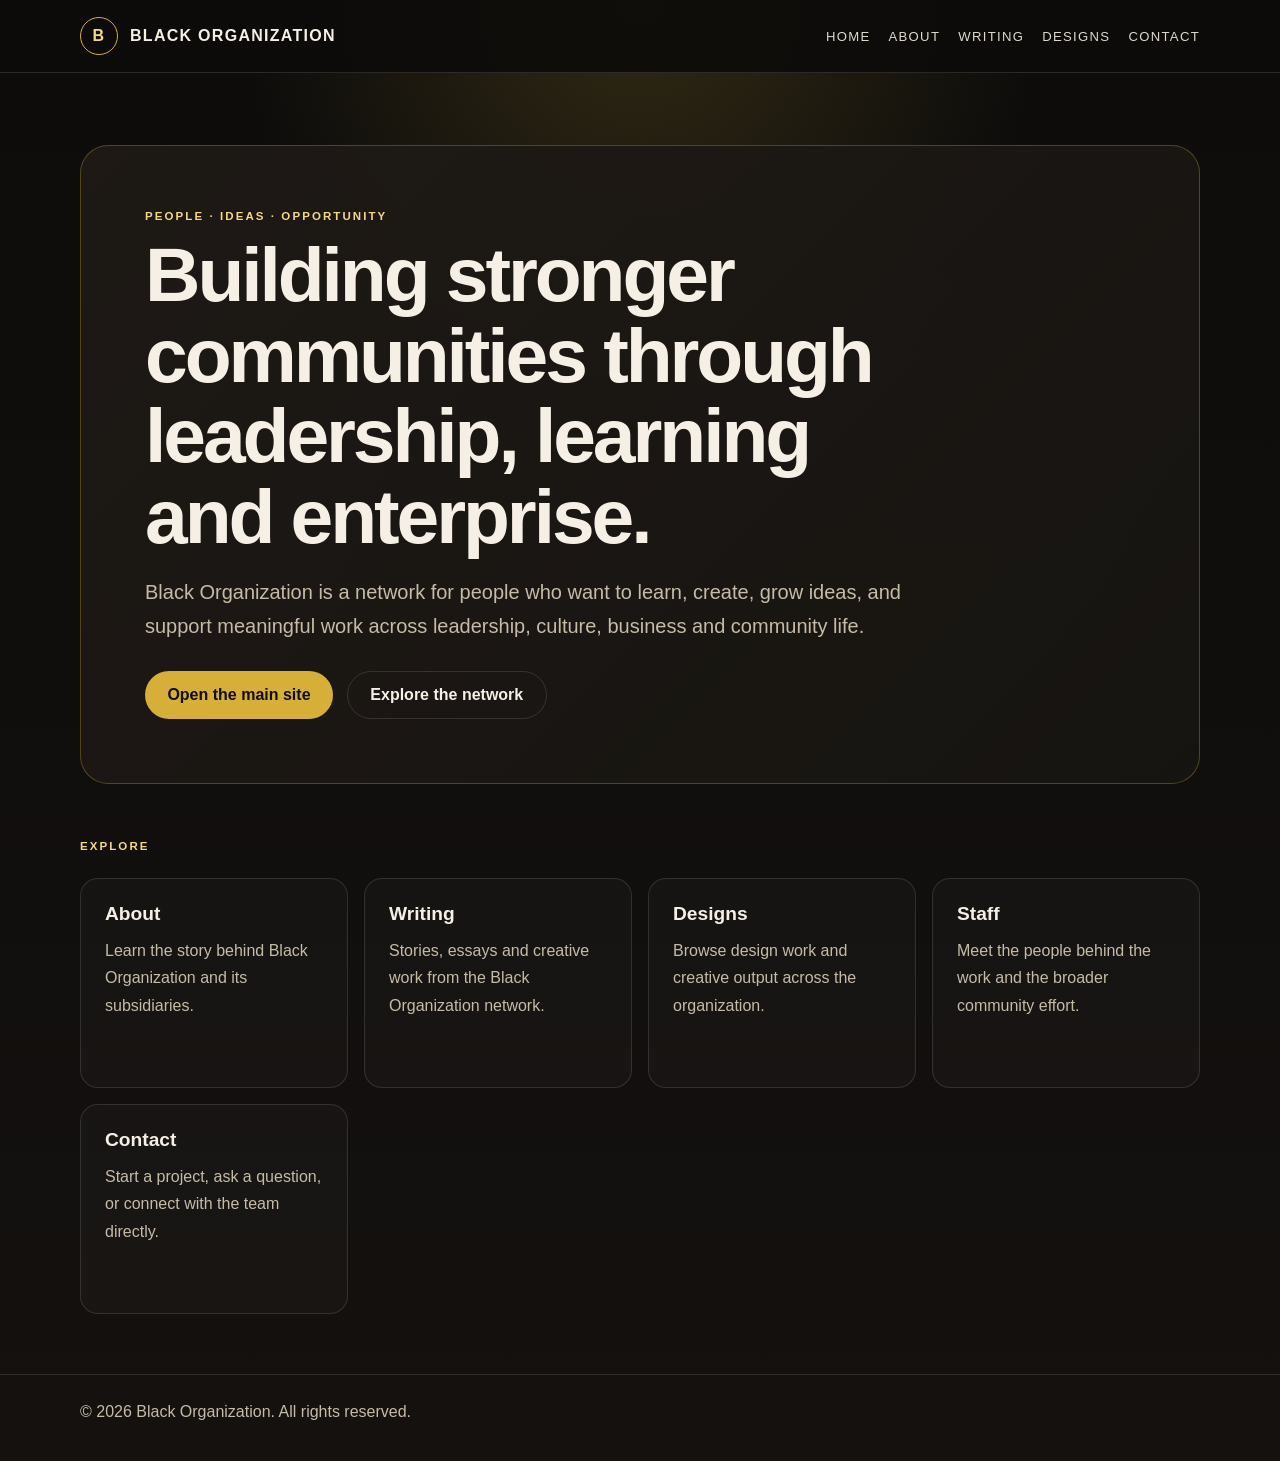
<file: index.html>
<!DOCTYPE html>
<html lang="en">
  <head>
    <meta charset="UTF-8" />
    <meta name="viewport" content="width=device-width, initial-scale=1.0" />
    <title>Black Organization</title>
    <meta
      name="description"
      content="Black Organization brings together leadership, education, creative work, culture and community opportunity."
    />
    <style>
      :root {
        --bg: #0d0c0b;
        --panel: #171512;
        --gold: #d6af39;
        --gold-soft: #f4d97d;
        --ivory: #f5efe5;
        --muted: #c6bba8;
        --line: rgba(255,255,255,0.12);
      }
      * { box-sizing: border-box; }
      body {
        margin: 0;
        min-height: 100vh;
        background: radial-gradient(circle at top, rgba(214,175,57,0.18), transparent 25%),
          linear-gradient(180deg, #0d0c0b 0%, #14110f 100%);
        color: var(--ivory);
        font-family: Arial, Helvetica, sans-serif;
      }
      a { color: inherit; text-decoration: none; }
      .wrap {
        width: min(1120px, calc(100% - 32px));
        margin: 0 auto;
      }
      .topbar {
        border-bottom: 1px solid var(--line);
        background: rgba(13, 12, 11, 0.9);
        position: sticky;
        top: 0;
        z-index: 10;
      }
      .nav {
        display: flex;
        align-items: center;
        justify-content: space-between;
        gap: 20px;
        min-height: 72px;
      }
      .brand {
        display: inline-flex;
        align-items: center;
        gap: 12px;
        font-weight: 700;
        letter-spacing: 0.08em;
        text-transform: uppercase;
      }
      .brand-mark {
        display: inline-grid;
        place-items: center;
        width: 38px;
        height: 38px;
        border: 1px solid var(--gold);
        border-radius: 50%;
        color: var(--gold-soft);
      }
      .links {
        display: flex;
        flex-wrap: wrap;
        gap: 18px;
        font-size: 0.82rem;
        letter-spacing: 0.1em;
        text-transform: uppercase;
        opacity: 0.9;
      }
      .cta,
      .secondary {
        display: inline-flex;
        align-items: center;
        justify-content: center;
        padding: 0.9rem 1.4rem;
        border-radius: 999px;
        font-weight: 700;
      }
      .cta {
        background: var(--gold);
        color: #120f0c;
      }
      .secondary {
        border: 1px solid var(--line);
        color: var(--ivory);
      }
      .hero {
        padding: 72px 0 42px;
      }
      .hero-shell {
        background: linear-gradient(135deg, rgba(31,26,22,0.95), rgba(23,21,18,0.92));
        border: 1px solid rgba(214,175,57,0.3);
        border-radius: 28px;
        padding: clamp(28px, 5vw, 68px);
      }
      .eyebrow {
        margin: 0 0 12px;
        color: var(--gold-soft);
        letter-spacing: 0.18em;
        text-transform: uppercase;
        font-size: 0.72rem;
        font-weight: 700;
      }
      h1 {
        margin: 0 0 18px;
        font-size: clamp(2.7rem, 6vw, 5rem);
        line-height: 1.05;
        letter-spacing: -0.04em;
        max-width: 760px;
      }
      .lead {
        margin: 0;
        max-width: 760px;
        color: var(--muted);
        font-size: clamp(1.1rem, 2vw, 1.25rem);
        line-height: 1.7;
      }
      .hero-actions {
        display: flex;
        flex-wrap: wrap;
        gap: 14px;
        margin-top: 28px;
      }
      .grid {
        display: grid;
        grid-template-columns: repeat(auto-fit, minmax(220px, 1fr));
        gap: 16px;
        padding: 14px 0 30px;
      }
      .card {
        background: rgba(255,255,255,0.025);
        border: 1px solid var(--line);
        border-radius: 18px;
        padding: 24px;
        min-height: 210px;
      }
      .card h3 {
        margin: 0 0 12px;
        font-size: 1.2rem;
      }
      .card p {
        margin: 0;
        color: var(--muted);
        line-height: 1.7;
      }
      .section {
        padding: 14px 0 30px;
      }
      footer {
        border-top: 1px solid var(--line);
        padding: 28px 0 40px;
        color: var(--muted);
      }
      @media (max-width: 760px) {
        .nav {
          flex-direction: column;
          align-items: flex-start;
          justify-content: center;
          padding: 16px 0;
        }
        .links {
          gap: 12px 14px;
        }
      }
    </style>
  </head>
  <body>
    <header class="topbar">
      <div class="wrap nav">
        <a class="brand" href="./" aria-label="Black Organization home">
          <span class="brand-mark">B</span>
          <span>Black Organization</span>
        </a>
        <nav class="links" aria-label="Main navigation">
          <a href="./">Home</a>
          <a href="./black-organization/about/">About</a>
          <a href="./black-organization/writing/">Writing</a>
          <a href="./black-organization/designs/">Designs</a>
          <a href="./black-organization/contact/">Contact</a>
        </nav>
      </div>
    </header>

    <main class="wrap">
      <section class="hero">
        <div class="hero-shell">
          <p class="eyebrow">People · Ideas · Opportunity</p>
          <h1>Building stronger communities through leadership, learning and enterprise.</h1>
          <p class="lead">
            Black Organization is a network for people who want to learn, create, grow ideas,
            and support meaningful work across leadership, culture, business and community life.
          </p>
          <div class="hero-actions">
            <a class="cta" href="./black-organization/">Open the main site</a>
            <a class="secondary" href="./black-organization/#ecosystem">Explore the network</a>
          </div>
        </div>
      </section>

      <section class="section" aria-labelledby="portal-title">
        <p class="eyebrow" id="portal-title">Explore</p>
        <div class="grid">
          <article class="card">
            <h3><a href="./black-organization/about/">About</a></h3>
            <p>Learn the story behind Black Organization and its subsidiaries.</p>
          </article>
          <article class="card">
            <h3><a href="./black-organization/writing/">Writing</a></h3>
            <p>Stories, essays and creative work from the Black Organization network.</p>
          </article>
          <article class="card">
            <h3><a href="./black-organization/designs/">Designs</a></h3>
            <p>Browse design work and creative output across the organization.</p>
          </article>
          <article class="card">
            <h3><a href="./black-organization/staff/">Staff</a></h3>
            <p>Meet the people behind the work and the broader community effort.</p>
          </article>
          <article class="card">
            <h3><a href="./black-organization/contact/">Contact</a></h3>
            <p>Start a project, ask a question, or connect with the team directly.</p>
          </article>
        </div>
      </section>
    </main>

    <footer>
      <div class="wrap">
        © 2026 Black Organization. All rights reserved.
      </div>
    </footer>
  </body>
</html>
</file>
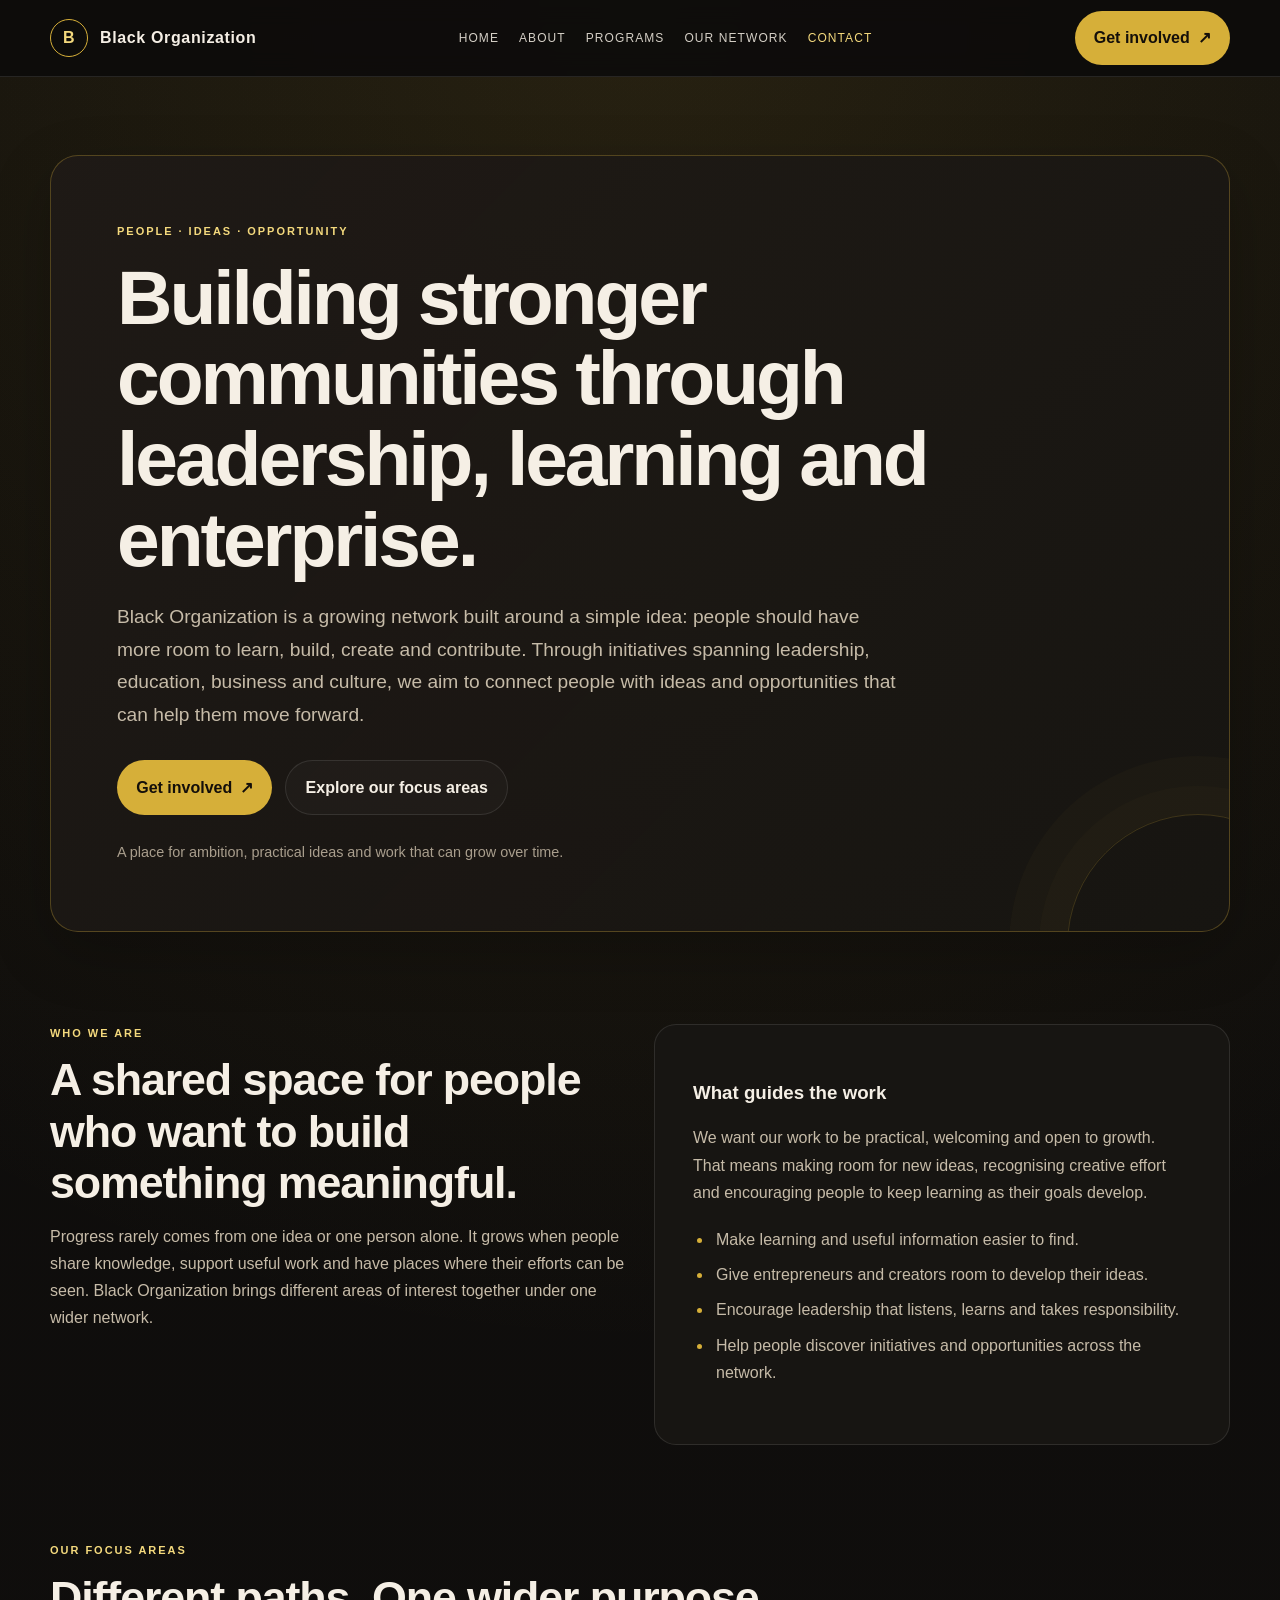
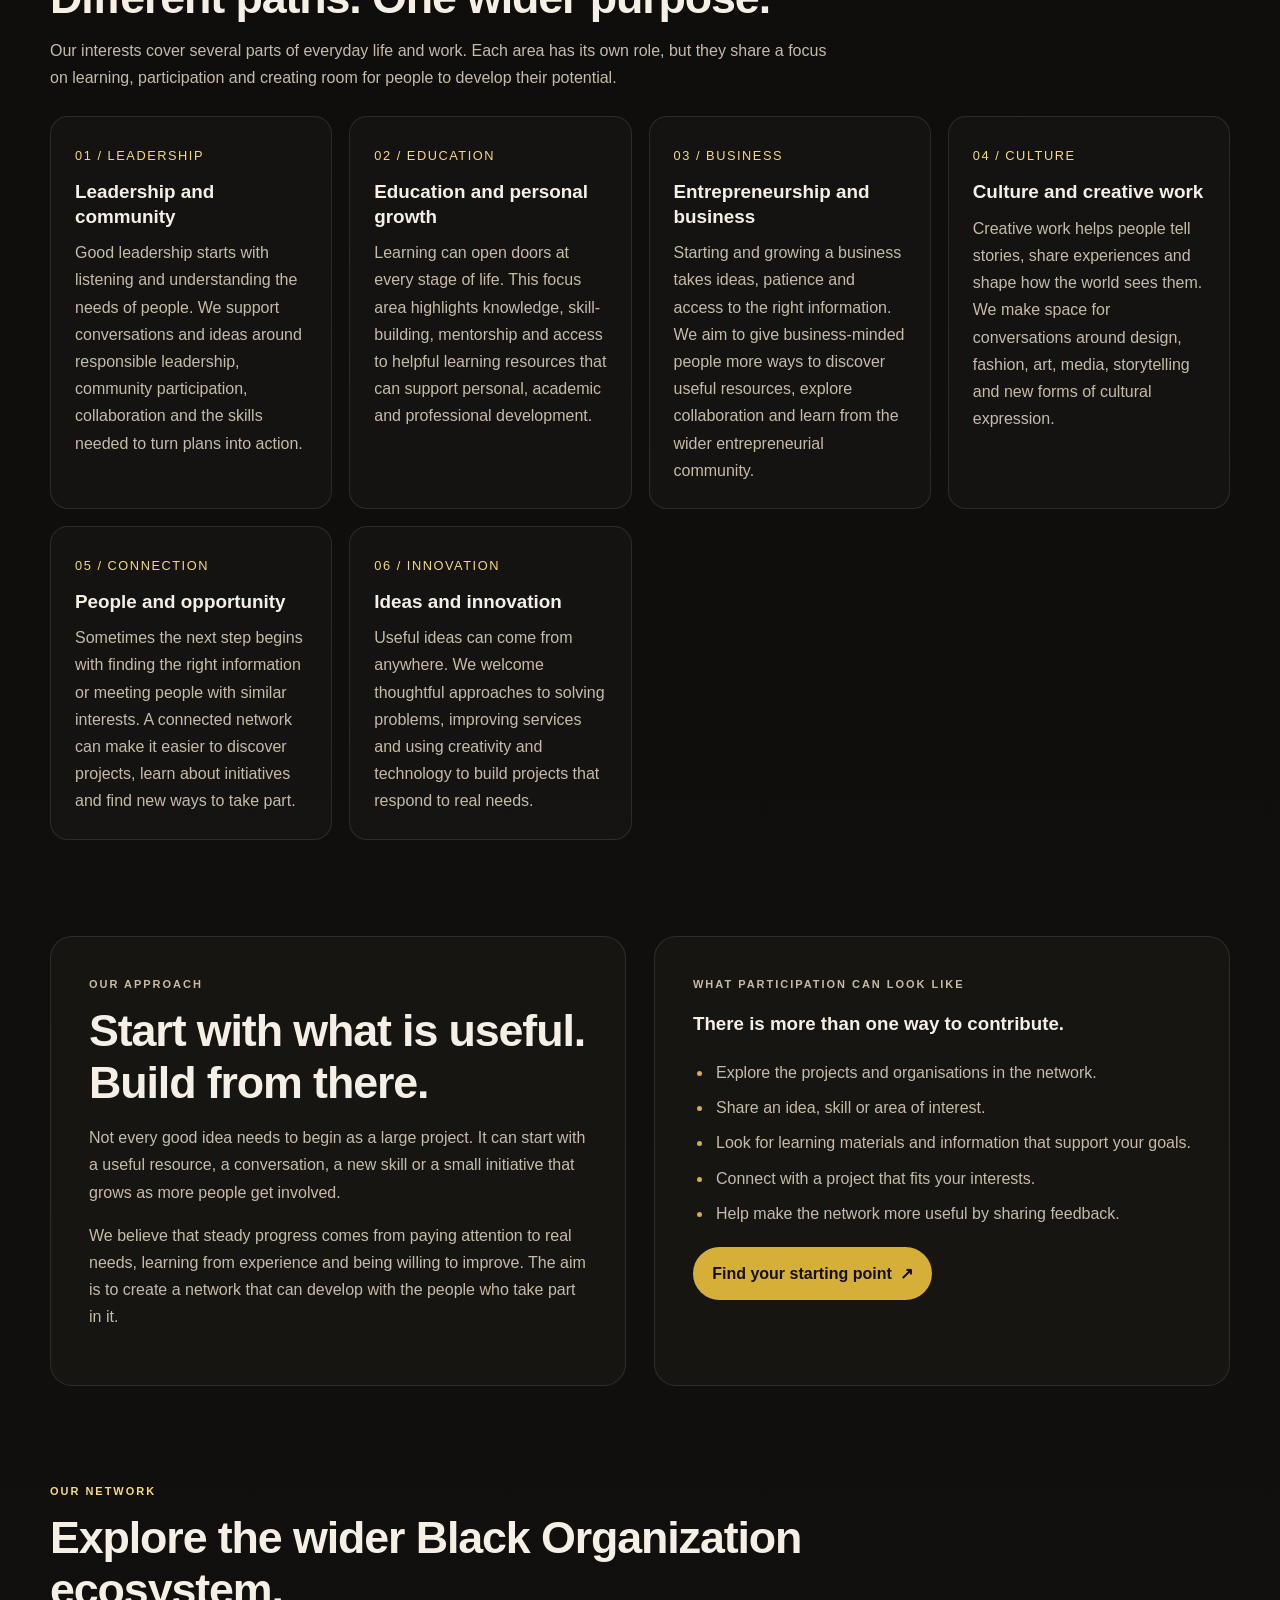
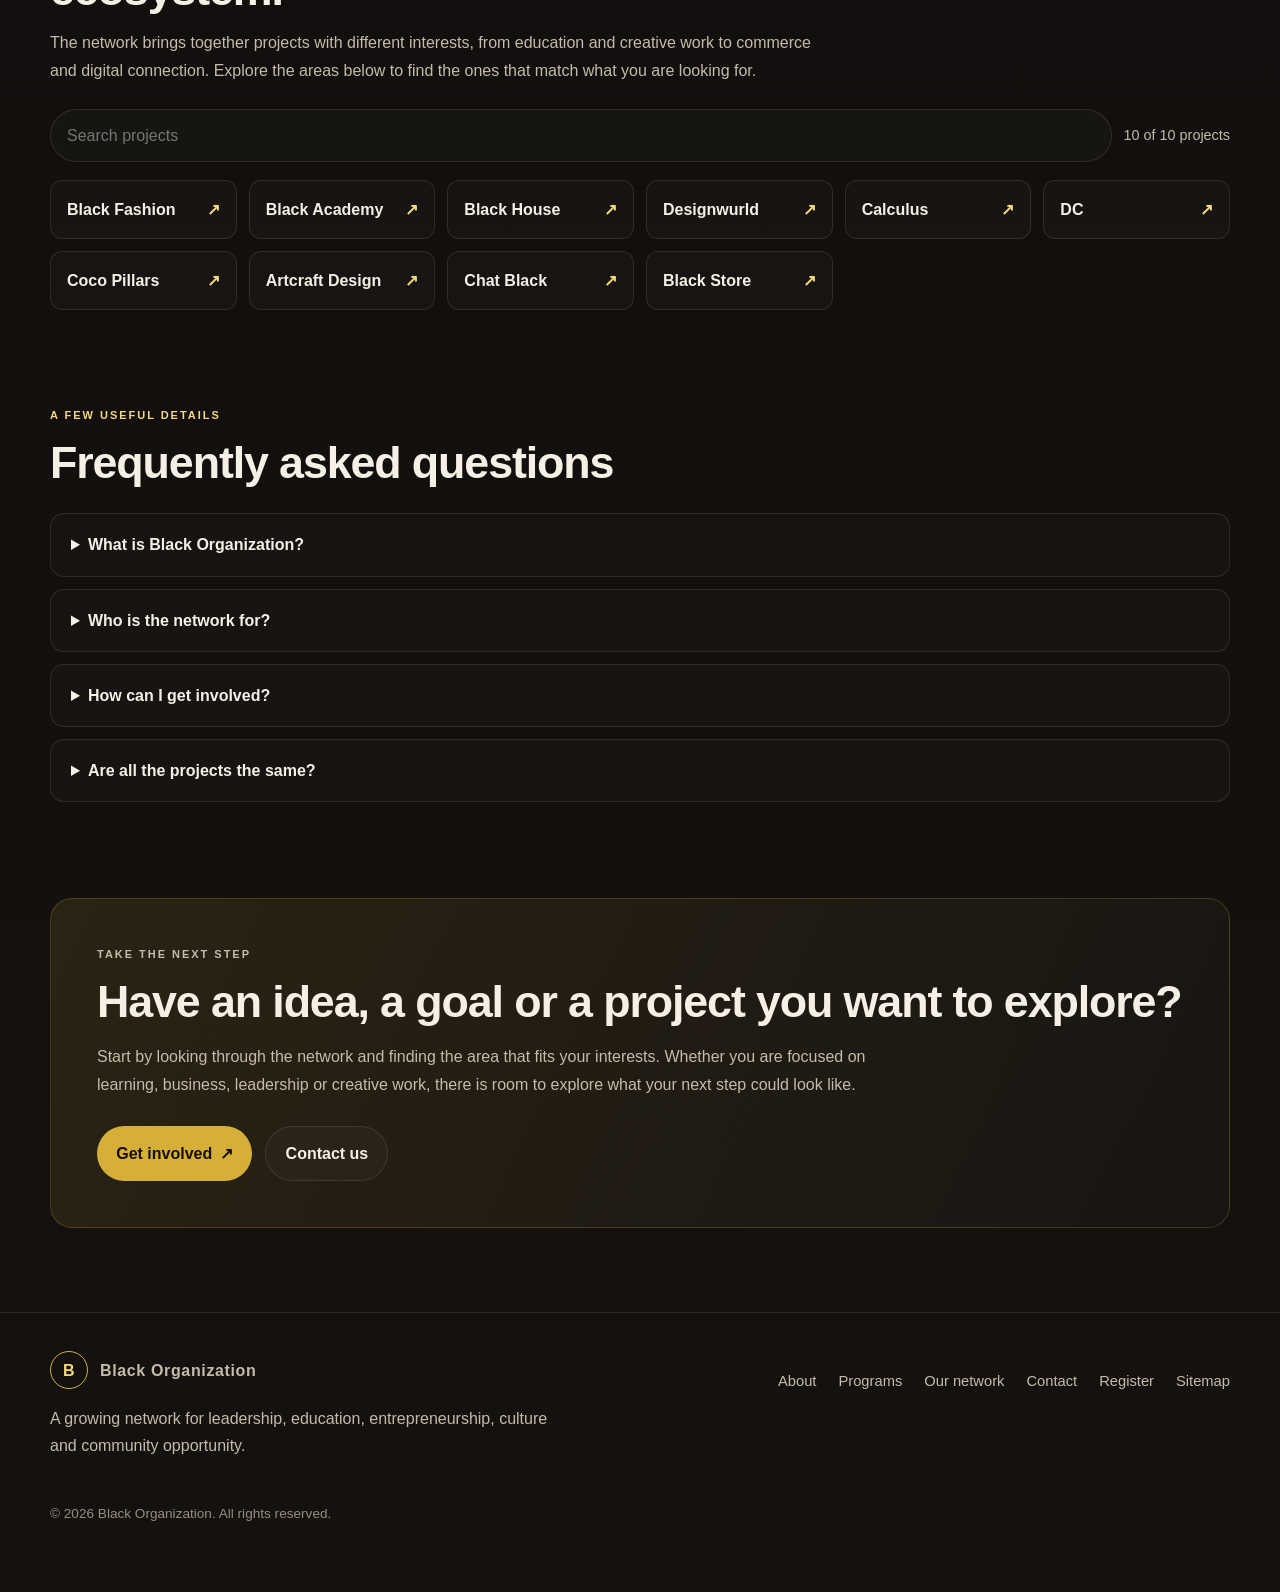
<file: black-organization/index.html>
<!DOCTYPE html>
<html lang="en">
<head>
  <meta charset="UTF-8">
  <meta name="viewport" content="width=device-width, initial-scale=1">
  <title>Black Organization | Leadership, Education, Business & Culture</title>
  <meta name="description" content="Explore Black Organization, a growing network focused on Black leadership, education, entrepreneurship, creative culture, business development and community opportunity.">
  <meta name="keywords" content="Black Organization, Black community, Black leadership, Black empowerment, Black-owned businesses, entrepreneurship, business development, education opportunities, mentorship, creative industries, Black culture, community development, leadership development, African entrepreneurs, Black businesses, youth opportunities, cultural innovation">
  <meta name="author" content="Black Organization">
  <meta name="robots" content="index, follow, max-image-preview:large, max-snippet:-1, max-video-preview:-1">
  <meta name="theme-color" content="#0d0c0b">
  <link rel="canonical" href="https://blackorganization.org/">

  <meta property="og:type" content="website">
  <meta property="og:title" content="Black Organization | Leadership, Education, Business & Culture">
  <meta property="og:description" content="A growing network bringing people, ideas, learning, business and culture together to create more opportunities for Black communities.">
  <meta property="og:url" content="https://blackorganization.org/">
  <meta property="og:site_name" content="Black Organization">
  <meta property="og:locale" content="en_US">
  <meta name="twitter:card" content="summary">
  <meta name="twitter:title" content="Black Organization | Leadership, Education, Business & Culture">
  <meta name="twitter:description" content="Discover work across leadership, education, entrepreneurship, creative culture and community opportunity.">

  <script type="application/ld+json">
  {
    "@context": "https://schema.org",
    "@type": "Organization",
    "name": "Black Organization",
    "url": "https://blackorganization.org/",
    "description": "Black Organization brings together initiatives focused on leadership, education, entrepreneurship, business development, culture and community opportunity.",
    "foundingDate": "2026",
    "areaServed": "Worldwide"
  }
  </script>
  <script type="application/ld+json">
  {
    "@context": "https://schema.org",
    "@type": "WebSite",
    "name": "Black Organization",
    "url": "https://blackorganization.org/",
    "inLanguage": "en"
  }
  </script>

  <link rel="stylesheet" href="index.css">
</head>
<body>
  <a class="skip-link" href="#main-content">Skip to content</a>
  <header class="topbar">
    <div class="wrap nav">
      <a class="brand" href="/" aria-label="Black Organization home">
        <span class="brand-mark" aria-hidden="true">B</span>
        <span>Black Organization</span>
      </a>
      <nav class="nav-links" aria-label="Main navigation">
        <a href="/">Home</a>
        <a href="/about">About</a>
        <a href="/programs">Programs</a>
        <a href="#ecosystem">Our network</a>
        <a href="#contact">Contact</a>
      </nav>
      <a class="cta" href="/register">Get involved <span aria-hidden="true">↗</span></a>
    </div>
  </header>

  <main class="wrap" id="main-content">
    <section class="hero" aria-labelledby="page-title">
      <div class="hero-shell">
        <p class="eyebrow">People · Ideas · Opportunity</p>
        <h1 id="page-title">Building stronger communities through leadership, learning and enterprise.</h1>
        <p class="lead">Black Organization is a growing network built around a simple idea: people should have more room to learn, build, create and contribute. Through initiatives spanning leadership, education, business and culture, we aim to connect people with ideas and opportunities that can help them move forward.</p>
        <div class="hero-actions">
          <a class="cta" href="/register">Get involved <span aria-hidden="true">↗</span></a>
          <a class="secondary" href="#focus-areas">Explore our focus areas</a>
        </div>
        <p class="hero-note">A place for ambition, practical ideas and work that can grow over time.</p>
      </div>
    </section>

    <section class="section" id="about" aria-labelledby="about-title">
      <div class="split">
        <div class="section-header">
          <p class="eyebrow">Who we are</p>
          <h2 id="about-title">A shared space for people who want to build something meaningful.</h2>
          <p class="section-intro">Progress rarely comes from one idea or one person alone. It grows when people share knowledge, support useful work and have places where their efforts can be seen. Black Organization brings different areas of interest together under one wider network.</p>
        </div>
        <div class="feature-panel">
          <h3>What guides the work</h3>
          <p>We want our work to be practical, welcoming and open to growth. That means making room for new ideas, recognising creative effort and encouraging people to keep learning as their goals develop.</p>
          <ul class="check-list">
            <li>Make learning and useful information easier to find.</li>
            <li>Give entrepreneurs and creators room to develop their ideas.</li>
            <li>Encourage leadership that listens, learns and takes responsibility.</li>
            <li>Help people discover initiatives and opportunities across the network.</li>
          </ul>
        </div>
      </div>
    </section>

    <section class="section" id="focus-areas" aria-labelledby="focus-title">
      <div class="section-header">
        <p class="eyebrow">Our focus areas</p>
        <h2 id="focus-title">Different paths. One wider purpose.</h2>
        <p class="section-intro">Our interests cover several parts of everyday life and work. Each area has its own role, but they share a focus on learning, participation and creating room for people to develop their potential.</p>
      </div>
      <div class="grid">
        <article class="card">
          <span class="card-number">01 / LEADERSHIP</span>
          <h3>Leadership and community</h3>
          <p>Good leadership starts with listening and understanding the needs of people. We support conversations and ideas around responsible leadership, community participation, collaboration and the skills needed to turn plans into action.</p>
        </article>
        <article class="card">
          <span class="card-number">02 / EDUCATION</span>
          <h3>Education and personal growth</h3>
          <p>Learning can open doors at every stage of life. This focus area highlights knowledge, skill-building, mentorship and access to helpful learning resources that can support personal, academic and professional development.</p>
        </article>
        <article class="card">
          <span class="card-number">03 / BUSINESS</span>
          <h3>Entrepreneurship and business</h3>
          <p>Starting and growing a business takes ideas, patience and access to the right information. We aim to give business-minded people more ways to discover useful resources, explore collaboration and learn from the wider entrepreneurial community.</p>
        </article>
        <article class="card">
          <span class="card-number">04 / CULTURE</span>
          <h3>Culture and creative work</h3>
          <p>Creative work helps people tell stories, share experiences and shape how the world sees them. We make space for conversations around design, fashion, art, media, storytelling and new forms of cultural expression.</p>
        </article>
        <article class="card">
          <span class="card-number">05 / CONNECTION</span>
          <h3>People and opportunity</h3>
          <p>Sometimes the next step begins with finding the right information or meeting people with similar interests. A connected network can make it easier to discover projects, learn about initiatives and find new ways to take part.</p>
        </article>
        <article class="card">
          <span class="card-number">06 / INNOVATION</span>
          <h3>Ideas and innovation</h3>
          <p>Useful ideas can come from anywhere. We welcome thoughtful approaches to solving problems, improving services and using creativity and technology to build projects that respond to real needs.</p>
        </article>
      </div>
    </section>

    <section class="section" aria-labelledby="approach-title">
      <div class="split">
        <div class="feature-panel">
          <p class="eyebrow">Our approach</p>
          <h2 id="approach-title">Start with what is useful. Build from there.</h2>
          <p>Not every good idea needs to begin as a large project. It can start with a useful resource, a conversation, a new skill or a small initiative that grows as more people get involved.</p>
          <p>We believe that steady progress comes from paying attention to real needs, learning from experience and being willing to improve. The aim is to create a network that can develop with the people who take part in it.</p>
        </div>
        <div class="feature-panel">
          <p class="eyebrow">What participation can look like</p>
          <h3>There is more than one way to contribute.</h3>
          <ul class="check-list">
            <li>Explore the projects and organisations in the network.</li>
            <li>Share an idea, skill or area of interest.</li>
            <li>Look for learning materials and information that support your goals.</li>
            <li>Connect with a project that fits your interests.</li>
            <li>Help make the network more useful by sharing feedback.</li>
          </ul>
          <a class="cta" href="/register">Find your starting point <span aria-hidden="true">↗</span></a>
        </div>
      </div>
    </section>

    <section class="section" id="ecosystem" aria-labelledby="ecosystem-title">
      <div class="section-header">
        <p class="eyebrow">Our network</p>
        <h2 id="ecosystem-title">Explore the wider Black Organization ecosystem.</h2>
        <p class="section-intro">The network brings together projects with different interests, from education and creative work to commerce and digital connection. Explore the areas below to find the ones that match what you are looking for.</p>
      </div>
      <div class="dir" aria-label="Black Organization projects and related websites">
        <a href="/black-fashion.html">Black Fashion</a>
        <a href="/black-academy.html">Black Academy</a>
        <a href="/black-house.html">Black House</a>
        <a href="/DSW.html">Designwurld</a>
        <a href="/calculus.html">Calculus</a>
        <a href="/dc.html">DC</a>
        <a href="/coco-pillars.html">Coco Pillars</a>
        <a href="/artcraftdesign%20(2).html">Artcraft Design</a>
        <a href="/chat%20black.html">Chat Black</a>
        <a href="/black-store.html">Black Store</a>
      </div>
    </section>

    <section class="section" aria-labelledby="questions-title">
      <div class="section-header">
        <p class="eyebrow">A few useful details</p>
        <h2 id="questions-title">Frequently asked questions</h2>
      </div>
      <div class="faq-list">
        <details>
          <summary>What is Black Organization?</summary>
          <p>Black Organization is a network focused on leadership, education, entrepreneurship, business development, culture and community opportunity. Its connected projects cover different interests under a wider shared identity.</p>
        </details>
        <details>
          <summary>Who is the network for?</summary>
          <p>It is intended for people interested in learning, building businesses, developing ideas, contributing to their communities or exploring creative and educational projects. Check the individual project pages for details relevant to each initiative.</p>
        </details>
        <details>
          <summary>How can I get involved?</summary>
          <p>You can start by exploring the network and visiting the project pages that interest you. Use the registration or contact options on the website to find out what participation options are currently available.</p>
        </details>
        <details>
          <summary>Are all the projects the same?</summary>
          <p>No. Each project has its own focus. The network brings them together, while the individual pages should provide the information that is specific to each project.</p>
        </details>
      </div>
    </section>

    <section class="section" id="contact" aria-labelledby="contact-title">
      <div class="callout">
        <p class="eyebrow">Take the next step</p>
        <h2 id="contact-title">Have an idea, a goal or a project you want to explore?</h2>
        <p>Start by looking through the network and finding the area that fits your interests. Whether you are focused on learning, business, leadership or creative work, there is room to explore what your next step could look like.</p>
        <div class="hero-actions">
          <a class="cta" href="/register">Get involved <span aria-hidden="true">↗</span></a>
          <a class="secondary" href="/contact">Contact us</a>
        </div>
      </div>
    </section>
  </main>

  <footer>
    <div class="wrap">
      <div class="footer-top">
        <div class="footer-copy">
          <a class="brand" href="/" aria-label="Black Organization home">
            <span class="brand-mark" aria-hidden="true">B</span>
            <span>Black Organization</span>
          </a>
          <p>A growing network for leadership, education, entrepreneurship, culture and community opportunity.</p>
        </div>
        <nav class="footer-links" aria-label="Footer navigation">
          <a href="/about">About</a>
          <a href="/programs">Programs</a>
          <a href="#ecosystem">Our network</a>
          <a href="/contact">Contact</a>
          <a href="/register">Register</a>
          <a href="/sitemap.xml">Sitemap</a>
        </nav>
      </div>
      <p class="copyright">© 2026 Black Organization. All rights reserved.</p>
    </div>
  </footer>

  <script src="index.js"></script>
</body>
</html>
</file>
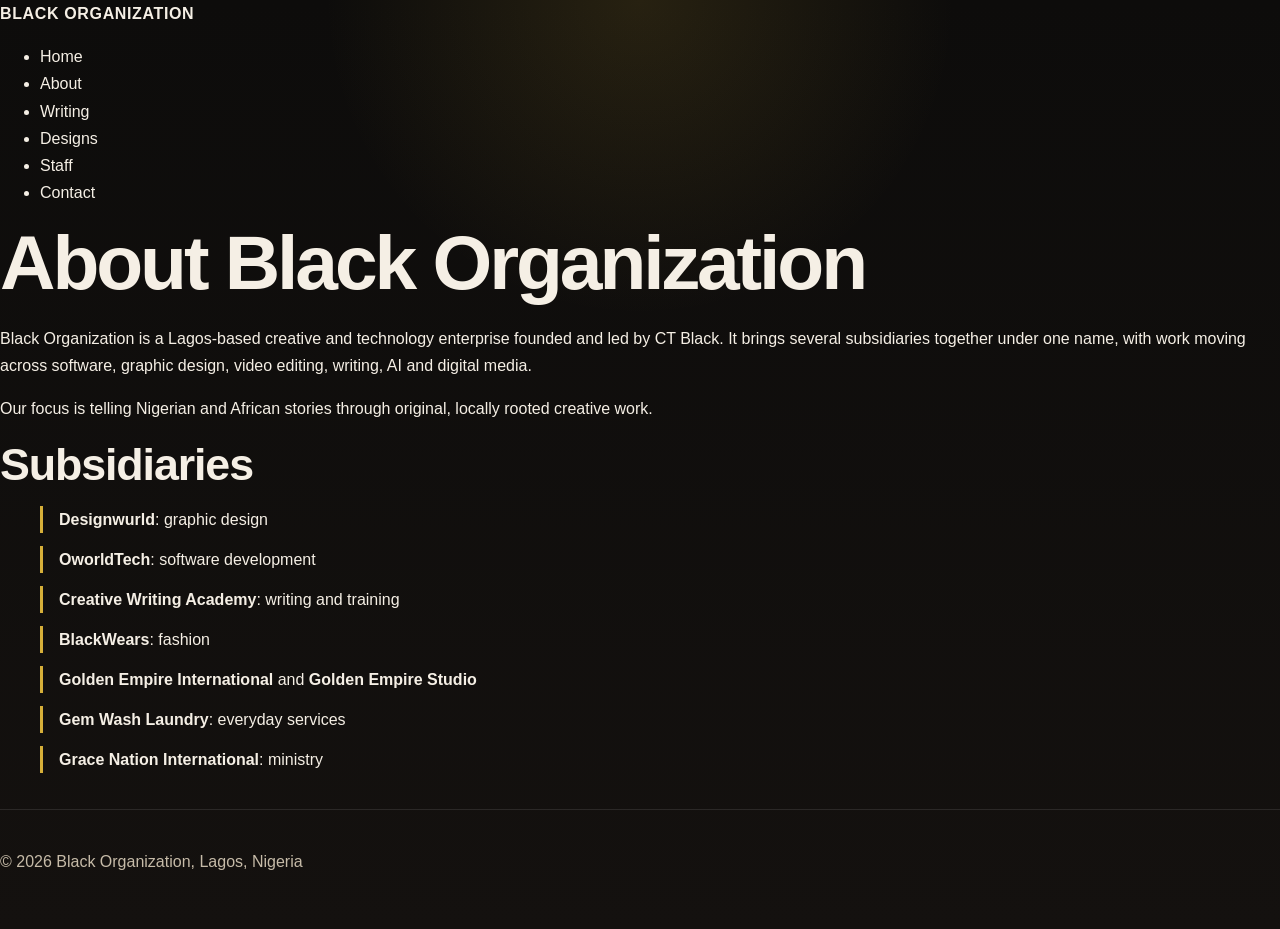
<file: black-organization/about/index.html>
<!DOCTYPE html>
<html lang="en">
<head>
  <meta charset="UTF-8">
  <meta name="viewport" content="width=device-width, initial-scale=1.0">
  <title>About | Black Organization</title>
  <link rel="stylesheet" href="index.css">
</head>
<body>
  <nav>
    <a class="brand" href="../index.html">BLACK ORGANIZATION</a>
    <ul>
      <li><a href="../index.html">Home</a></li>
      <li><a href="./">About</a></li>
      <li><a href="../writing/">Writing</a></li>
      <li><a href="../designs/">Designs</a></li>
      <li><a href="../staff/">Staff</a></li>
      <li><a href="../contact/">Contact</a></li>
    </ul>
  </nav>
  <main>
    <h1>About Black Organization</h1>
    <p>Black Organization is a Lagos-based creative and technology enterprise founded and led by CT Black. It brings several subsidiaries together under one name, with work moving across software, graphic design, video editing, writing, AI and digital media.</p>
    <p>Our focus is telling Nigerian and African stories through original, locally rooted creative work.</p>
    <h2>Subsidiaries</h2>
    <ul class="subs">
      <li><strong>Designwurld</strong>: graphic design</li>
      <li><strong>OworldTech</strong>: software development</li>
      <li><strong>Creative Writing Academy</strong>: writing and training</li>
      <li><strong>BlackWears</strong>: fashion</li>
      <li><strong>Golden Empire International</strong> and <strong>Golden Empire Studio</strong></li>
      <li><strong>Gem Wash Laundry</strong>: everyday services</li>
      <li><strong>Grace Nation International</strong>: ministry</li>
    </ul>
  </main>
  <footer>&copy; 2026 Black Organization, Lagos, Nigeria</footer>
  <script src="index.js"></script>
</body>
</html>
</file>
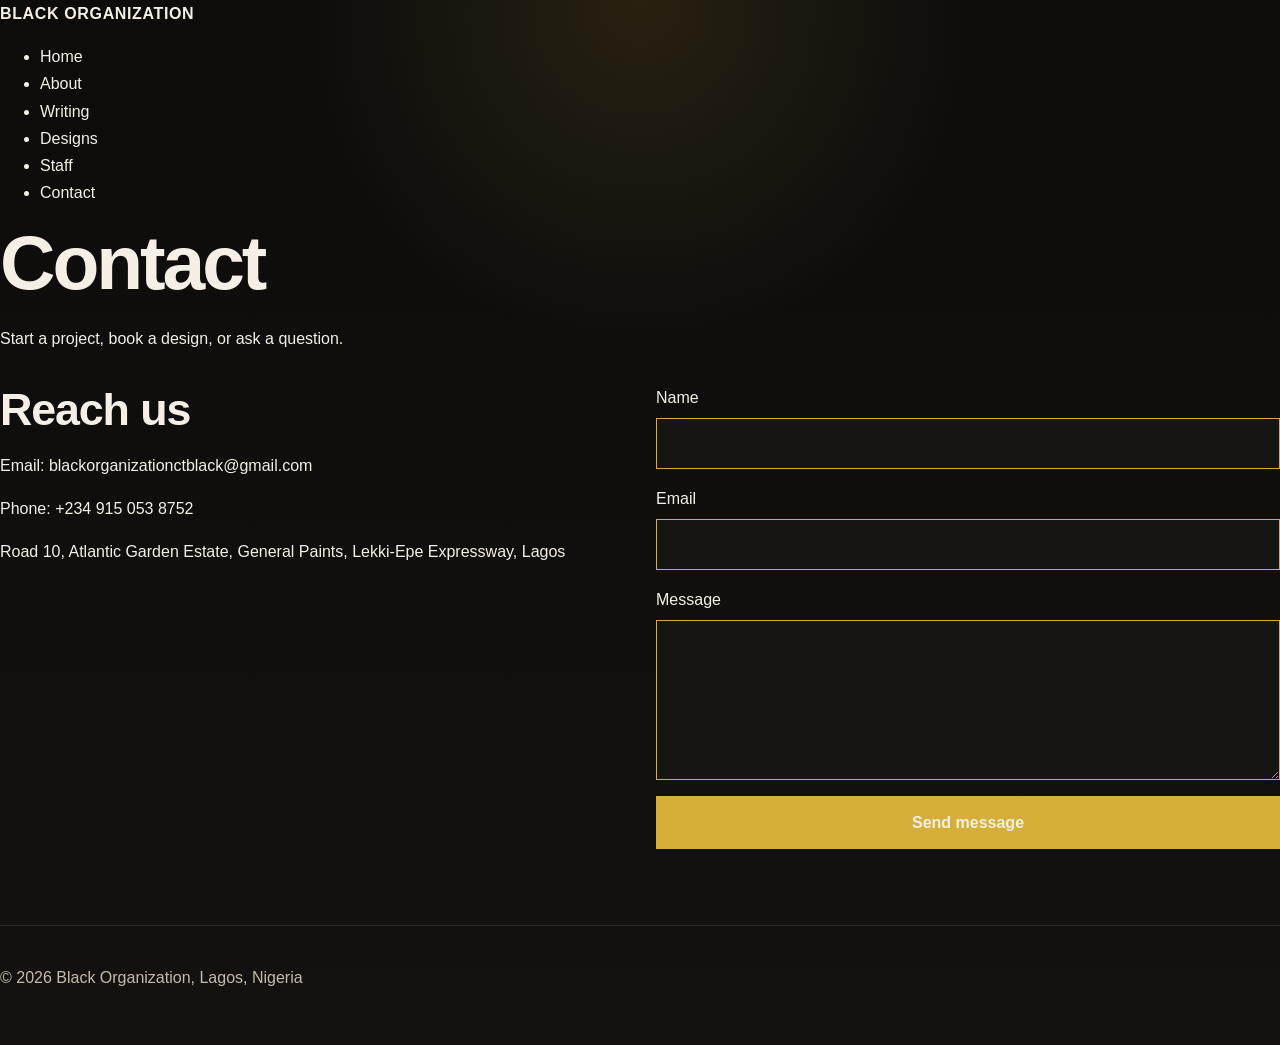
<file: black-organization/contact/index.html>
<!DOCTYPE html>
<html lang="en">
<head>
  <meta charset="UTF-8">
  <meta name="viewport" content="width=device-width, initial-scale=1.0">
  <title>Contact | Black Organization</title>
  <link rel="stylesheet" href="index.css">
</head>
<body>
  <nav>
    <a class="brand" href="../index.html">BLACK ORGANIZATION</a>
    <ul>
      <li><a href="../index.html">Home</a></li>
      <li><a href="../about/">About</a></li>
      <li><a href="../writing/">Writing</a></li>
      <li><a href="../designs/">Designs</a></li>
      <li><a href="../staff/">Staff</a></li>
      <li><a href="./">Contact</a></li>
    </ul>
  </nav>
  <main>
    <h1>Contact</h1>
    <p>Start a project, book a design, or ask a question.</p>
    <div class="contact-wrap">
      <div>
        <h2>Reach us</h2>
        <p>Email: <a href="mailto:blackorganizationctblack@gmail.com">blackorganizationctblack@gmail.com</a></p>
        <p>Phone: <a href="tel:+2349150538752">+234 915 053 8752</a></p>
        <p>Road 10, Atlantic Garden Estate, General Paints, Lekki-Epe Expressway, Lagos</p>
      </div>
      <form id="contact-form" novalidate>
        <label>Name <input type="text" name="name" required></label>
        <label>Email <input type="email" name="email" required></label>
        <label>Message <textarea name="message" rows="5" required></textarea></label>
        <button type="submit">Send message</button>
        <div id="status" role="status"></div>
      </form>
    </div>
  </main>
  <footer>&copy; 2026 Black Organization, Lagos, Nigeria</footer>
  <script src="index.js"></script>
</body>
</html>
</file>
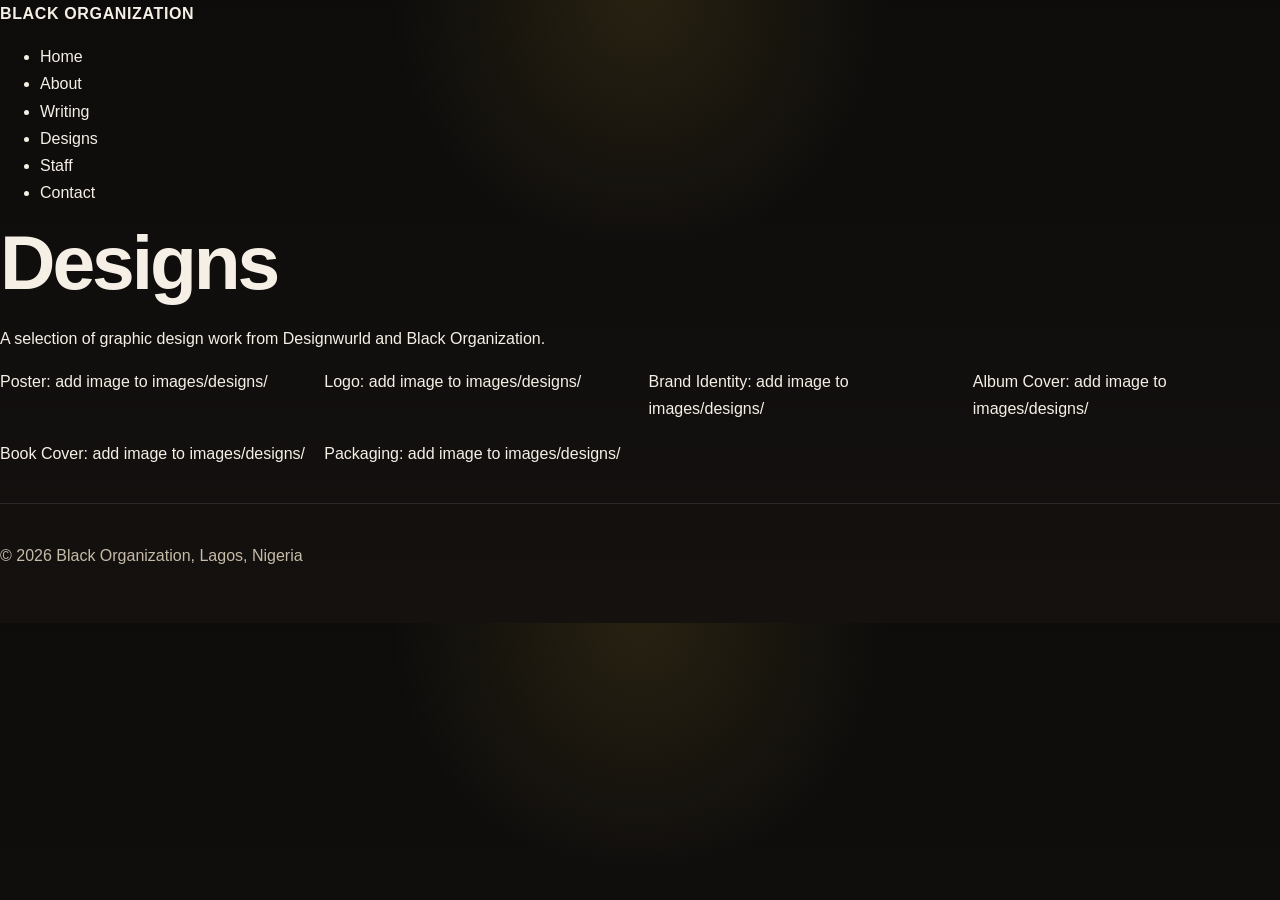
<file: black-organization/designs/index.html>
<!DOCTYPE html>
<html lang="en">
<head>
  <meta charset="UTF-8">
  <meta name="viewport" content="width=device-width, initial-scale=1.0">
  <title>Designs | Black Organization</title>
  <link rel="stylesheet" href="index.css">
</head>
<body>
  <nav>
    <a class="brand" href="../index.html">BLACK ORGANIZATION</a>
    <ul>
      <li><a href="../index.html">Home</a></li>
      <li><a href="../about/">About</a></li>
      <li><a href="../writing/">Writing</a></li>
      <li><a href="./">Designs</a></li>
      <li><a href="../staff/">Staff</a></li>
      <li><a href="../contact/">Contact</a></li>
    </ul>
  </nav>
  <main>
    <h1>Designs</h1>
    <p>A selection of graphic design work from Designwurld and Black Organization.</p>
    <section class="grid" id="showcase"></section>
  </main>
  <footer>&copy; 2026 Black Organization, Lagos, Nigeria</footer>
  <script src="index.js"></script>
</body>
</html>
</file>
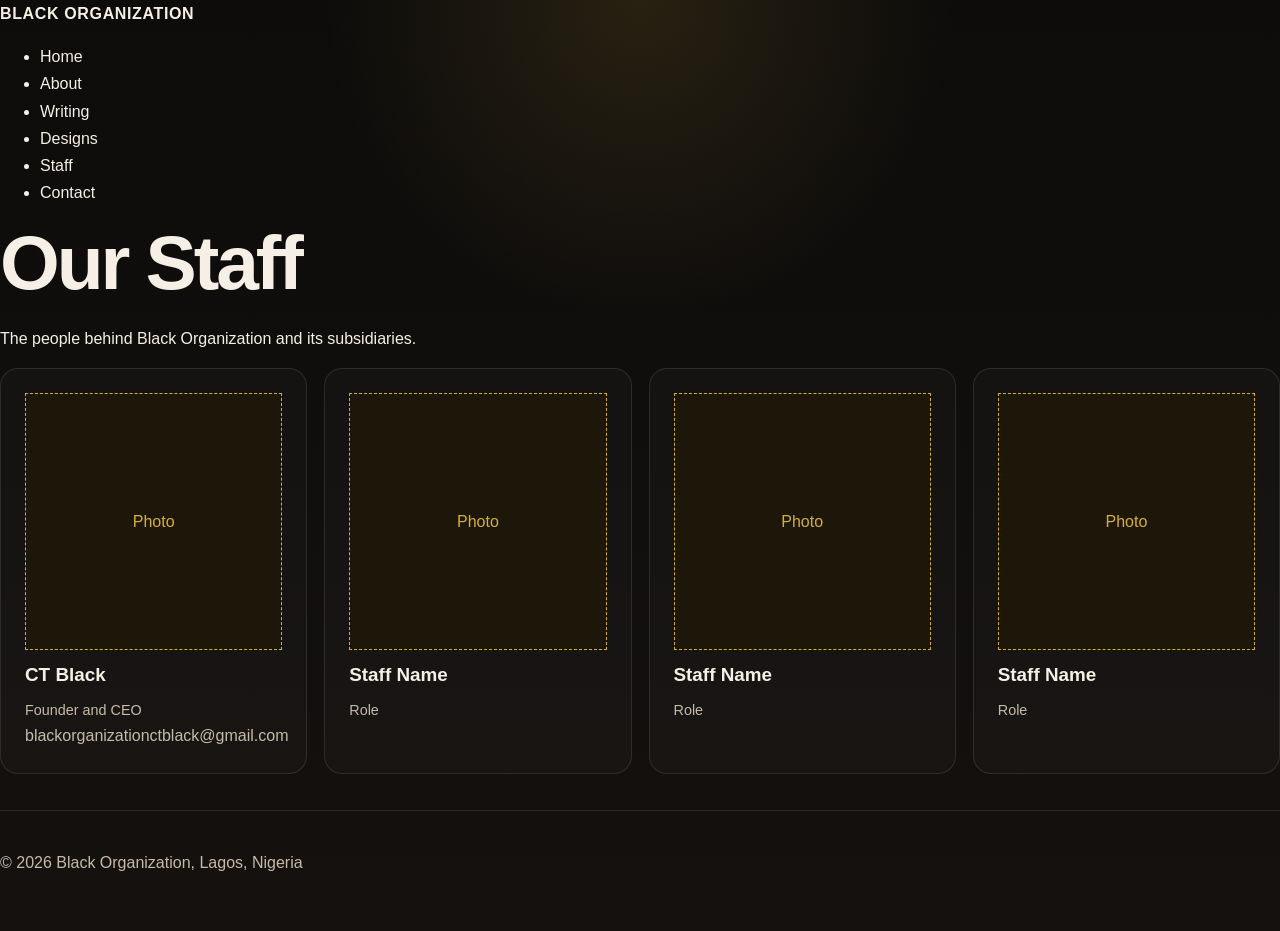
<file: black-organization/staff/index.html>
<!DOCTYPE html>
<html lang="en">
<head>
  <meta charset="UTF-8">
  <meta name="viewport" content="width=device-width, initial-scale=1.0">
  <title>Staff | Black Organization</title>
  <link rel="stylesheet" href="index.css">
</head>
<body>
  <nav>
    <a class="brand" href="../index.html">BLACK ORGANIZATION</a>
    <ul>
      <li><a href="../index.html">Home</a></li>
      <li><a href="../about/">About</a></li>
      <li><a href="../writing/">Writing</a></li>
      <li><a href="../designs/">Designs</a></li>
      <li><a href="./">Staff</a></li>
      <li><a href="../contact/">Contact</a></li>
    </ul>
  </nav>
  <main>
    <h1>Our Staff</h1>
    <p>The people behind Black Organization and its subsidiaries.</p>
    <section class="grid" id="team"></section>
  </main>
  <footer>&copy; 2026 Black Organization, Lagos, Nigeria</footer>
  <script src="index.js"></script>
</body>
</html>
</file>
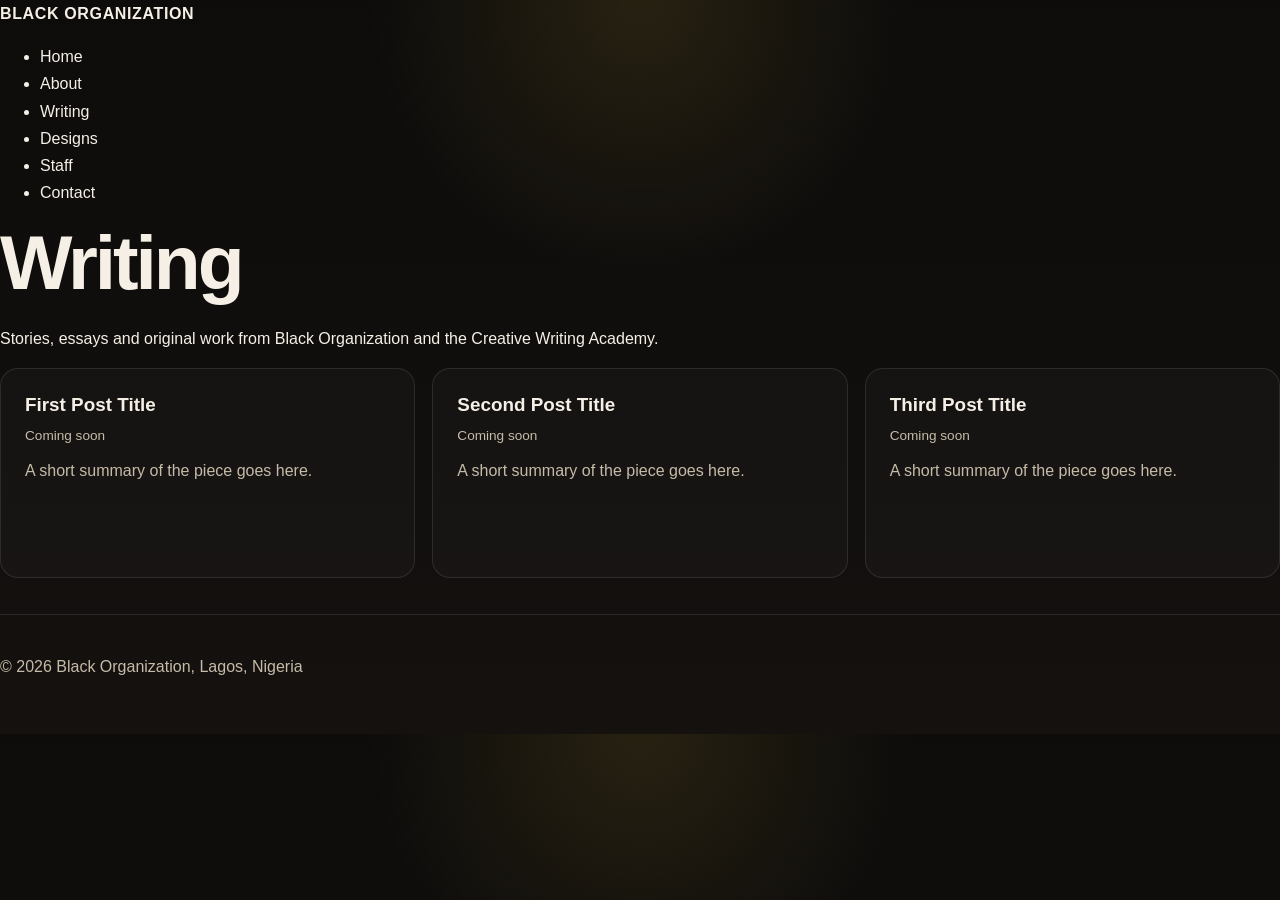
<file: black-organization/writing/index.html>
<!DOCTYPE html>
<html lang="en">
<head>
  <meta charset="UTF-8">
  <meta name="viewport" content="width=device-width, initial-scale=1.0">
  <title>Writing | Black Organization</title>
  <link rel="stylesheet" href="index.css">
</head>
<body>
  <nav>
    <a class="brand" href="../index.html">BLACK ORGANIZATION</a>
    <ul>
      <li><a href="../index.html">Home</a></li>
      <li><a href="../about/">About</a></li>
      <li><a href="./">Writing</a></li>
      <li><a href="../designs/">Designs</a></li>
      <li><a href="../staff/">Staff</a></li>
      <li><a href="../contact/">Contact</a></li>
    </ul>
  </nav>
  <main>
    <h1>Writing</h1>
    <p>Stories, essays and original work from Black Organization and the Creative Writing Academy.</p>
    <section class="grid" id="posts"></section>
  </main>
  <footer>&copy; 2026 Black Organization, Lagos, Nigeria</footer>
  <script src="index.js"></script>
</body>
</html>
</file>
<file: black-organization/index.css>
:root {
  --bg: #0d0c0b;
  --panel: #171512;
  --panel-soft: #1f1a16;
  --gold: #d6af39;
  --gold-soft: #f4d97d;
  --ivory: #f5efe5;
  --muted: #c6bba8;
  --line: rgba(255,255,255,.1);
  --content: 1180px;
}
* { box-sizing: border-box; }
html { scroll-behavior: smooth; scroll-padding-top: 100px; }
body {
  margin: 0;
  background: radial-gradient(circle at 50% 0, rgba(214,175,57,.13), transparent 28%),
              linear-gradient(180deg, #0d0c0b 0%, #14110f 100%);
  color: var(--ivory);
  font-family: Arial, Helvetica, sans-serif;
  line-height: 1.7;
}
a { color: inherit; text-decoration: none; }
a:focus-visible, button:focus-visible { outline: 3px solid var(--gold-soft); outline-offset: 4px; }
.wrap { width: min(var(--content), calc(100% - 36px)); margin: 0 auto; }
.skip-link {
  position: absolute; left: -9999px; top: 10px; z-index: 100;
  padding: 10px 14px; background: var(--gold); color: #140f0a; border-radius: 8px;
}
.skip-link:focus { left: 10px; }
.topbar {
  position: sticky; top: 0; z-index: 20;
  background: rgba(13,12,11,.94); border-bottom: 1px solid var(--line);
  backdrop-filter: blur(12px);
}
.nav { display: flex; justify-content: space-between; align-items: center; min-height: 76px; gap: 22px; }
.brand { display: flex; align-items: center; gap: 12px; font-weight: 700; letter-spacing: .04em; white-space: nowrap; }
.brand-mark {
  width: 38px; height: 38px; border-radius: 50%; display: grid; place-items: center;
  border: 1px solid var(--gold); color: var(--gold-soft); font-weight: 700;
}
.nav-links { display: flex; flex-wrap: wrap; align-items: center; gap: 20px; }
.nav-links a { font-size: 12px; letter-spacing: .09em; text-transform: uppercase; opacity: .86; }
.nav-links a:hover, .footer-links a:hover { color: var(--gold-soft); opacity: 1; }
.cta, .secondary {
  display: inline-flex; align-items: center; justify-content: center; gap: 8px;
  padding: .82rem 1.2rem; border-radius: 999px; font-weight: 700; transition: transform .2s ease, background .2s ease;
}
.cta { background: var(--gold); color: #140f0a; }
.cta:hover { background: var(--gold-soft); transform: translateY(-1px); }
.secondary { border: 1px solid var(--line); background: rgba(255,255,255,.025); color: var(--ivory); }
.secondary:hover { border-color: var(--gold); }
.hero { padding: 78px 0 44px; }
.hero-shell {
  position: relative; overflow: hidden; background: linear-gradient(135deg, rgba(31,26,22,.98), rgba(23,21,18,.94));
  border: 1px solid rgba(214,175,57,.3); border-radius: 28px; padding: clamp(28px, 6vw, 66px);
  box-shadow: 0 20px 60px rgba(0,0,0,.22);
}
.hero-shell::after {
  content: ""; position: absolute; width: 260px; height: 260px; right: -100px; bottom: -145px;
  border: 1px solid rgba(214,175,57,.2); border-radius: 50%; pointer-events: none;
  box-shadow: 0 0 0 28px rgba(214,175,57,.025), 0 0 0 58px rgba(214,175,57,.02);
}
.eyebrow { color: var(--gold-soft); font-size: 11px; font-weight: 700; letter-spacing: .18em; text-transform: uppercase; margin: 0 0 12px; }
h1 { max-width: 900px; font-size: clamp(2.5rem, 6vw, 5rem); line-height: 1.05; letter-spacing: -.04em; margin: 16px 0 22px; }
.lead { max-width: 780px; color: var(--muted); font-size: clamp(1.05rem, 2vw, 1.2rem); }
.hero-actions { display: flex; flex-wrap: wrap; gap: 13px; margin-top: 28px; }
.hero-note { margin: 25px 0 0; color: #a99e8d; font-size: .9rem; }
.section { padding: 48px 0; }
.section-header { max-width: 780px; margin-bottom: 25px; }
h2 { font-size: clamp(1.85rem, 3.5vw, 3rem); line-height: 1.15; letter-spacing: -.025em; margin: 0 0 14px; }
h3 { line-height: 1.3; }
.section-intro { color: var(--muted); margin: 0; }
.grid { display: grid; grid-template-columns: repeat(auto-fit, minmax(min(100%, 245px), 1fr)); gap: 17px; }
.card {
  background: rgba(255,255,255,.025); border: 1px solid var(--line); border-radius: 18px;
  padding: 24px; min-height: 210px;
}
.card h3 { margin: 0 0 10px; font-size: 1.18rem; }
.card p { margin: 0; color: var(--muted); }
.card-number { display: inline-block; color: var(--gold-soft); font-size: .8rem; letter-spacing: .12em; margin-bottom: 13px; }
.split { display: grid; grid-template-columns: minmax(0, 1fr) minmax(0, 1fr); gap: 28px; align-items: stretch; }
.feature-panel { padding: clamp(24px, 4vw, 38px); border-radius: 22px; background: var(--panel); border: 1px solid var(--line); }
.feature-panel p { color: var(--muted); }
.check-list { padding-left: 20px; color: var(--muted); }
.check-list li { padding: 4px 0 4px 3px; }
.check-list li::marker { color: var(--gold); }
.dir { display: grid; grid-template-columns: repeat(auto-fit, minmax(180px, 1fr)); gap: 12px; }
.dir a {
  display: flex; align-items: center; justify-content: space-between; gap: 12px;
  background: rgba(255,255,255,.025); border: 1px solid var(--line); border-radius: 12px;
  padding: 15px 16px; font-weight: 600; transition: border-color .2s ease, transform .2s ease;
}
.dir a::after { content: "↗"; color: var(--gold-soft); }
.dir a:hover { border-color: rgba(214,175,57,.65); transform: translateY(-2px); }
.callout {
  padding: clamp(26px, 5vw, 46px); border-radius: 22px;
  background: linear-gradient(120deg, rgba(214,175,57,.12), rgba(255,255,255,.02));
  border: 1px solid rgba(214,175,57,.22);
}
.callout p { max-width: 780px; color: var(--muted); }
.faq-list { display: grid; gap: 12px; }
details { border: 1px solid var(--line); border-radius: 14px; background: rgba(255,255,255,.02); padding: 17px 20px; }
summary { cursor: pointer; font-weight: 700; }
details p { color: var(--muted); margin-bottom: 0; }
footer { padding: 38px 0 54px; color: var(--muted); border-top: 1px solid var(--line); margin-top: 36px; }
.footer-top { display: flex; justify-content: space-between; align-items: flex-start; flex-wrap: wrap; gap: 25px; }
.footer-copy { max-width: 520px; }
.footer-links { display: flex; flex-wrap: wrap; gap: 16px 22px; margin-top: 18px; font-size: .92rem; }
.copyright { margin-top: 26px; font-size: .85rem; color: #978d7e; }
@media (max-width: 780px) {
  .nav { align-items: flex-start; flex-direction: column; padding: 14px 0; gap: 13px; }
  .nav-links { gap: 12px 16px; }
  .nav > .cta { align-self: flex-start; }
  .hero { padding-top: 34px; }
  .split { grid-template-columns: 1fr; }
}
@media (prefers-reduced-motion: reduce) {
  html { scroll-behavior: auto; }
  *, *::before, *::after { transition-duration: .01ms !important; animation-duration: .01ms !important; }
}
</file>
<file: black-organization/about/index.css>
@import url("../index.css");
.subs{list-style:none;display:grid;gap:.8rem;margin-top:1rem}
.subs li{border-left:3px solid var(--gold);padding-left:1rem}
</file>
<file: black-organization/contact/index.css>
@import url("../index.css");
.contact-wrap{display:grid;grid-template-columns:1fr 1fr;gap:2rem;margin-top:2rem}
form{display:grid;gap:1rem}
label{display:grid;gap:.4rem;color:var(--gold-light)}
input,textarea{background:var(--panel);border:1px solid var(--gold);color:var(--ivory);padding:.7rem;font:inherit}
button{background:var(--gold);color:var(--black);border:0;padding:.8rem;font:inherit;font-weight:bold;cursor:pointer}
button:hover{background:var(--gold-light)}
#status{color:var(--gold-light);min-height:1.5rem}
@media(max-width:640px){.contact-wrap{grid-template-columns:1fr}}
</file>
<file: black-organization/designs/index.css>
@import url("../index.css");
</file>
<file: black-organization/staff/index.css>
@import url("../index.css");
.staff-card .avatar{width:100%;aspect-ratio:1/1;background:#1c1709;border:1px dashed var(--gold);margin-bottom:.8rem;display:flex;align-items:center;justify-content:center;color:var(--gold)}
.staff-card .role{color:var(--muted);font-size:.9rem}
</file>
<file: black-organization/writing/index.css>
@import url("../index.css");
.post h3{color:var(--gold-light);margin-bottom:.4rem}
.post .meta{color:var(--muted);font-size:.85rem;margin-bottom:.6rem}
</file>
